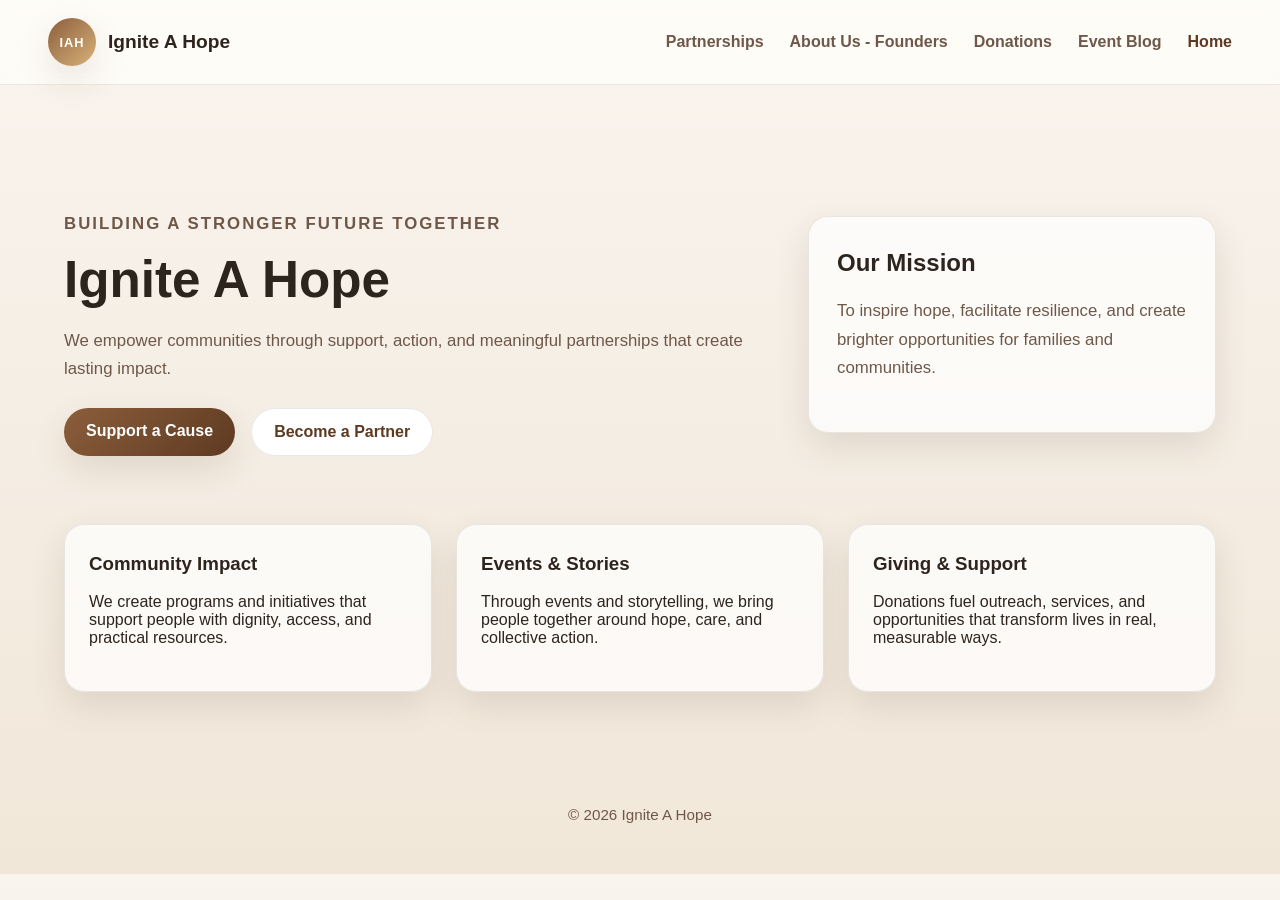
<file: index.html>
<!DOCTYPE html>
<html lang="en">
  <head>
    <meta charset="UTF-8" />
    <meta name="viewport" content="width=device-width, initial-scale=1.0" />
    <title>Ignite A Hope | Home</title>
    <link rel="stylesheet" href="styles.css" />
  </head>
  <body>
    <header class="site-header">
      <a href="index.html" class="logo" aria-label="Ignite A Hope home page">
        <span class="logo-mark">IAH</span>
        <span class="logo-text">Ignite A Hope</span>
      </a>

      <nav class="main-nav" aria-label="Main navigation">
        <ul class="nav-menu">
          <li><a href="index.html" class="active">Home</a></li>
          <li><a href="event_blog.html">Event Blog</a></li>
          <li><a href="donations.html">Donations</a></li>
          <li><a href="about.html">About Us - Founders</a></li>
          <li><a href="partnerships.html">Partnerships</a></li>
        </ul>
      </nav>
    </header>

    <main>
      <section class="hero">
        <div class="hero-content">
          <p class="eyebrow">Building a stronger future together</p>
          <h1>Ignite A Hope</h1>
          <p>
            We empower communities through support, action, and meaningful
            partnerships that create lasting impact.
          </p>
          <div class="cta-row">
            <a href="donations.html" class="btn primary">Support a Cause</a>
            <a href="partnerships.html" class="btn secondary">Become a Partner</a>
          </div>
        </div>

        <div class="hero-card">
          <h2>Our Mission</h2>
          <p>
            To inspire hope, facilitate resilience, and create brighter
            opportunities for families and communities.
          </p>
        </div>
      </section>

      <section class="info-grid">
        <article class="info-card">
          <h3>Community Impact</h3>
          <p>
            We create programs and initiatives that support people with dignity,
            access, and practical resources.
          </p>
        </article>

        <article class="info-card">
          <h3>Events & Stories</h3>
          <p>
            Through events and storytelling, we bring people together around hope,
            care, and collective action.
          </p>
        </article>

        <article class="info-card">
          <h3>Giving & Support</h3>
          <p>
            Donations fuel outreach, services, and opportunities that transform
            lives in real, measurable ways.
          </p>
        </article>
      </section>
    </main>

    <footer class="site-footer">
      <p>© 2026 Ignite A Hope</p>
    </footer>
  </body>
</html>
</file>
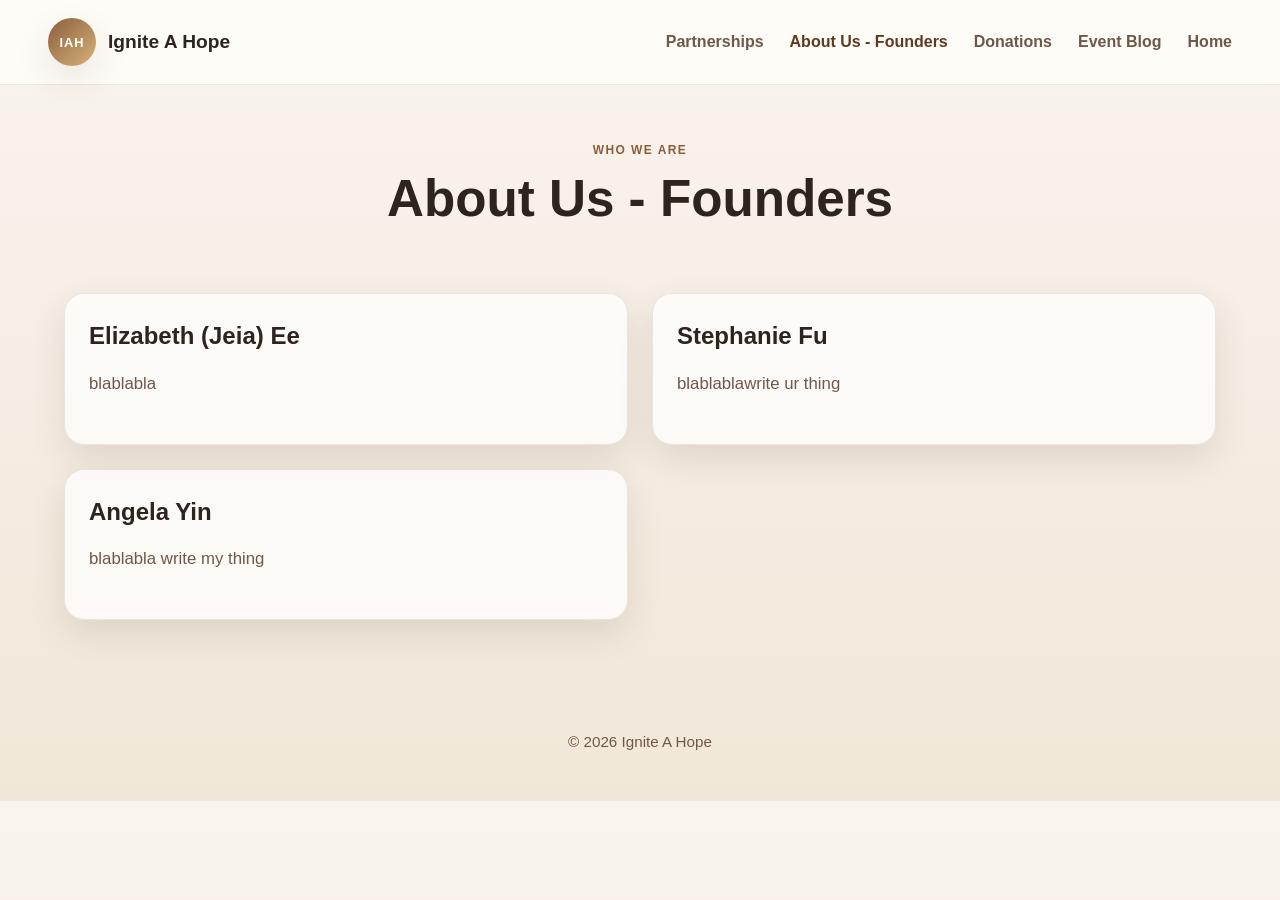
<file: about.html>
<!DOCTYPE html>
<html lang="en">
  <head>
    <meta charset="UTF-8" />
    <meta name="viewport" content="width=device-width, initial-scale=1.0" />
    <title>Ignite A Hope | About Us - Founders</title>
    <link rel="stylesheet" href="styles.css" />
  </head>
  <body>
    <header class="site-header">
      <a href="index.html" class="logo" aria-label="Ignite A Hope home page">
        <span class="logo-mark">IAH</span>
        <span class="logo-text">Ignite A Hope</span>
      </a>

      <nav class="main-nav" aria-label="Main navigation">
        <ul class="nav-menu">
          <li><a href="index.html">Home</a></li>
          <li><a href="event_blog.html">Event Blog</a></li>
          <li><a href="donations.html">Donations</a></li>
          <li><a href="about.html" class="active">About Us - Founders</a></li>
          <li><a href="partnerships.html">Partnerships</a></li>
        </ul>
      </nav>
    </header>

    <main class="page-shell">
      <section class="page-banner">
        <p class="eyebrow">Who we are</p>
        <h1>About Us - Founders</h1>
      </section>

      <section class="founder-grid">
        <article class="founder-card">
          <h2>Elizabeth (Jeia) Ee</h2>
          <p>
            blablabla
          </p>
        </article>

        <article class="founder-card">
          <h2>Stephanie Fu</h2>
          <p>
            blablablawrite ur thing
          </p>
        </article>

        <article class="founder-card">
          <h2>Angela Yin</h2>
          <p>
            blablabla write my thing
          </p>
        </article>
      </section>
    </main>

    <footer class="site-footer">
      <p>© 2026 Ignite A Hope</p>
    </footer>
  </body>
</html>
</file>
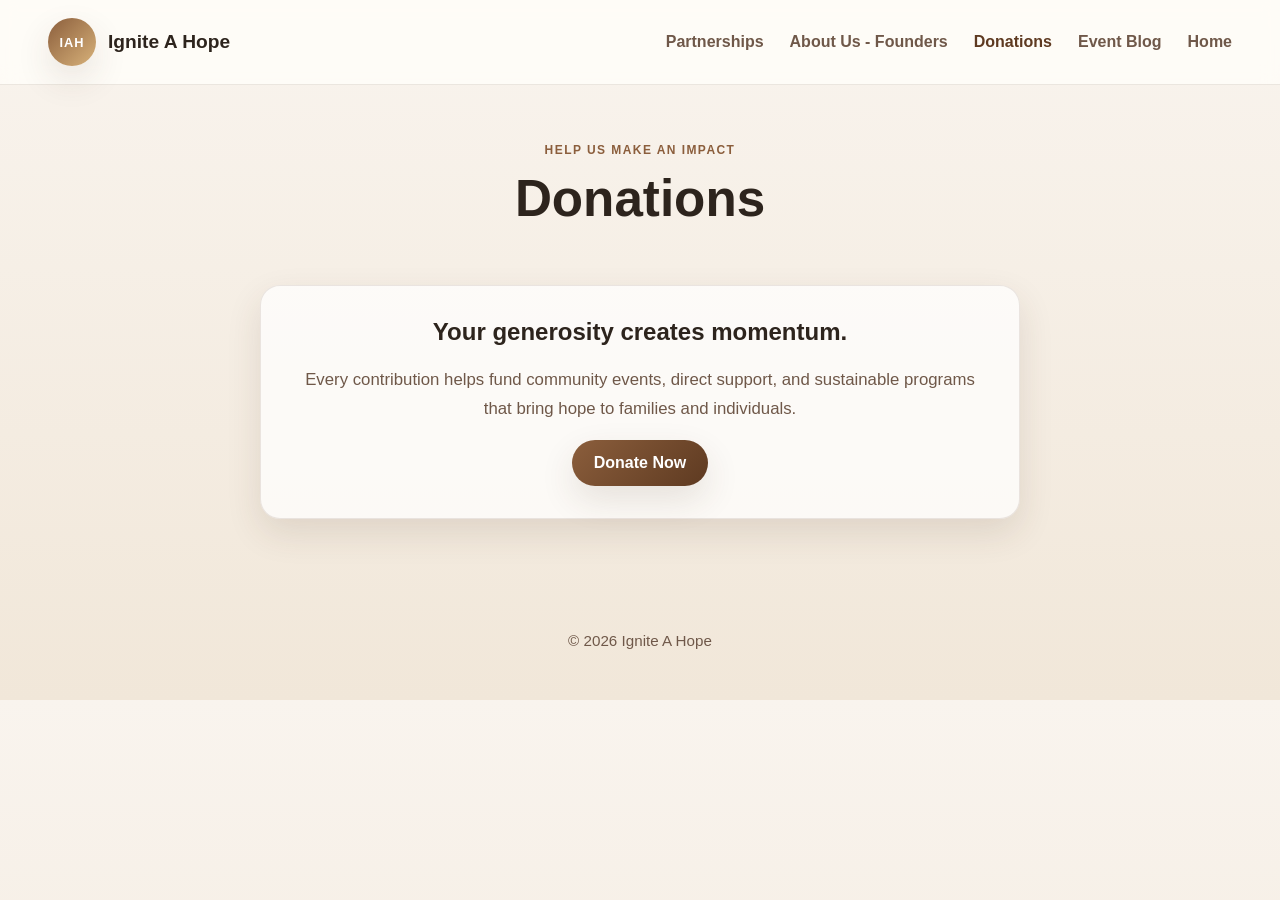
<file: donations.html>
<!DOCTYPE html>
<html lang="en">
  <head>
    <meta charset="UTF-8" />
    <meta name="viewport" content="width=device-width, initial-scale=1.0" />
    <title>Ignite A Hope | Donations</title>
    <link rel="stylesheet" href="styles.css" />
  </head>
  <body>
    <header class="site-header">
      <a href="index.html" class="logo" aria-label="Ignite A Hope home page">
        <span class="logo-mark">IAH</span>
        <span class="logo-text">Ignite A Hope</span>
      </a>

      <nav class="main-nav" aria-label="Main navigation">
        <ul class="nav-menu">
          <li><a href="index.html">Home</a></li>
          <li><a href="event_blog.html">Event Blog</a></li>
          <li><a href="donations.html" class="active">Donations</a></li>
          <li><a href="about.html">About Us - Founders</a></li>
          <li><a href="partnerships.html">Partnerships</a></li>
        </ul>
      </nav>
    </header>

    <main class="page-shell">
      <section class="page-banner">
        <p class="eyebrow">Help us make an impact</p>
        <h1>Donations</h1>
      </section>

      <section class="donation-box">
        <h2>Your generosity creates momentum.</h2>
        <p>
          Every contribution helps fund community events, direct support, and
          sustainable programs that bring hope to families and individuals.
        </p>
        <a href="index.html" class="btn primary">Donate Now</a>
      </section>
    </main>

    <footer class="site-footer">
      <p>© 2026 Ignite A Hope</p>
    </footer>
  </body>
</html>
</file>
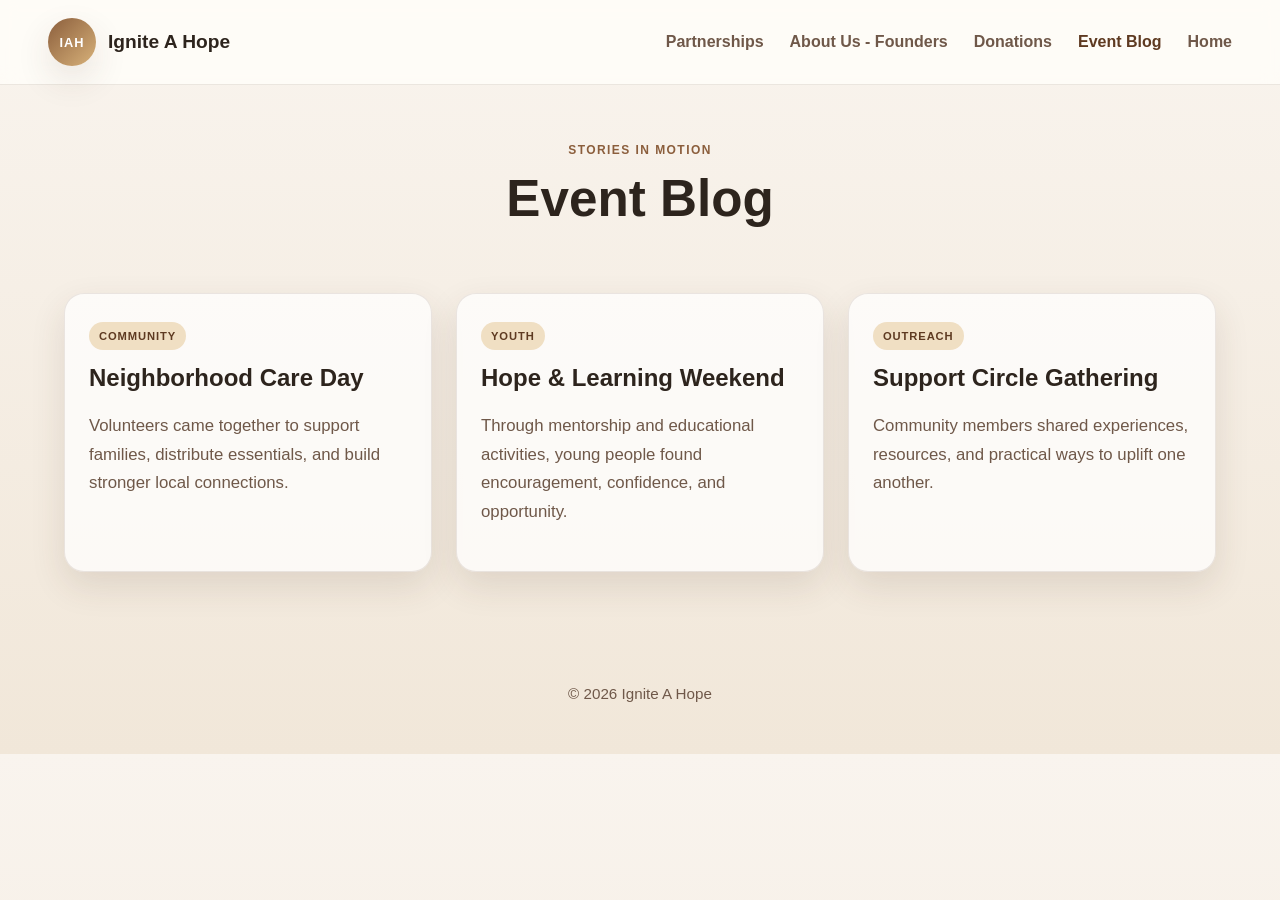
<file: event_blog.html>
<!DOCTYPE html>
<html lang="en">
  <head>
    <meta charset="UTF-8" />
    <meta name="viewport" content="width=device-width, initial-scale=1.0" />
    <title>Ignite A Hope | Event Blog</title>
    <link rel="stylesheet" href="styles.css" />
  </head>
  <body>
    <header class="site-header">
      <a href="index.html" class="logo" aria-label="Ignite A Hope home page">
        <span class="logo-mark">IAH</span>
        <span class="logo-text">Ignite A Hope</span>
      </a>

      <nav class="main-nav" aria-label="Main navigation">
        <ul class="nav-menu">
          <li><a href="index.html">Home</a></li>
          <li><a href="event_blog.html" class="active">Event Blog</a></li>
          <li><a href="donations.html">Donations</a></li>
          <li><a href="about.html">About Us - Founders</a></li>
          <li><a href="partnerships.html">Partnerships</a></li>
        </ul>
      </nav>
    </header>

    <main class="page-shell">
      <section class="page-banner">
        <p class="eyebrow">Stories in motion</p>
        <h1>Event Blog</h1>
      </section>

      <section class="content-grid">
        <article class="story-card">
          <span class="tag">Community</span>
          <h2>Neighborhood Care Day</h2>
          <p>
            Volunteers came together to support families, distribute essentials,
            and build stronger local connections.
          </p>
        </article>

        <article class="story-card">
          <span class="tag">Youth</span>
          <h2>Hope & Learning Weekend</h2>
          <p>
            Through mentorship and educational activities, young people found
            encouragement, confidence, and opportunity.
          </p>
        </article>

        <article class="story-card">
          <span class="tag">Outreach</span>
          <h2>Support Circle Gathering</h2>
          <p>
            Community members shared experiences, resources, and practical ways to
            uplift one another.
          </p>
        </article>
      </section>
    </main>

    <footer class="site-footer">
      <p>© 2026 Ignite A Hope</p>
    </footer>
  </body>
</html>
</file>
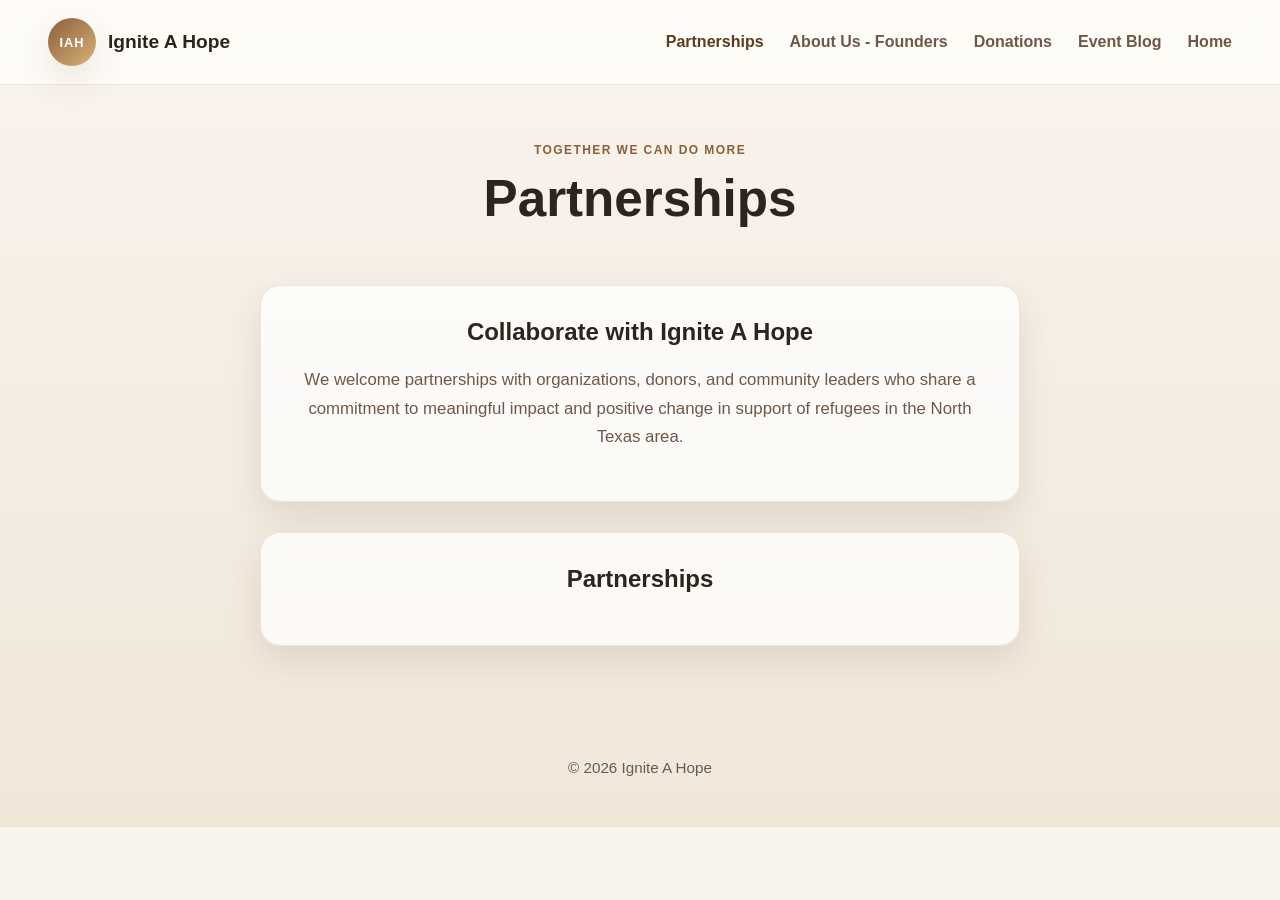
<file: partnerships.html>
<!DOCTYPE html>
<html lang="en">
  <head>
    <meta charset="UTF-8" />
    <meta name="viewport" content="width=device-width, initial-scale=1.0" />
    <title>Ignite A Hope | Partnerships</title>
    <link rel="stylesheet" href="styles.css" />
  </head>
  <body>
    <header class="site-header">
      <a href="index.html" class="logo" aria-label="Ignite A Hope home page">
        <span class="logo-mark">IAH</span>
        <span class="logo-text">Ignite A Hope</span>
      </a>

      <nav class="main-nav" aria-label="Main navigation">
        <ul class="nav-menu">
          <li><a href="index.html">Home</a></li>
          <li><a href="event_blog.html">Event Blog</a></li>
          <li><a href="donations.html">Donations</a></li>
          <li><a href="about.html">About Us - Founders</a></li>
          <li><a href="partnerships.html" class="active">Partnerships</a></li>
        </ul>
      </nav>
    </header>

    <main class="page-shell">
      <section class="page-banner">
        <p class="eyebrow">Together we can do more</p>
        <h1>Partnerships</h1>
      </section>

      <section class="partner-box">
        <h2>Collaborate with Ignite A Hope</h2>
        <p>
          We welcome partnerships with organizations, donors, and community leaders who share a commitment to meaningful impact and positive change in support of refugees in the North Texas area.
        </p>
      </section>

      <section class="partner-box">
        <h2>Partnerships</h2>
        
        <img>
      </section>
    </main>

    <footer class="site-footer">
      <p>© 2026 Ignite A Hope</p>
    </footer>
  </body>
</html>
</file>
<file: styles.css>
:root {
  --bg: #f5f1e8;
  --panel: #fffdf8;
  --primary: #8b5e3c;
  --primary-dark: #5e3a21;
  --accent: #d8b27a;
  --text: #2d241d;
  --muted: #6f5849;
  --border: rgba(96, 67, 49, 0.12);
  --shadow: 0 14px 35px rgba(70, 47, 32, 0.12);
}

* {
  box-sizing: border-box;
}

html {
  scroll-behavior: smooth;
}

body {
  margin: 0;
  font-family: Arial, Helvetica, sans-serif;
  background: linear-gradient(180deg, #f9f4ee 0%, #f1e7d9 100%);
  color: var(--text);
}

img {
  max-width: 100%;
  display: block;
}

.site-header {
  display: flex;
  align-items: center;
  justify-content: space-between;
  background: rgba(255, 253, 248, 0.86);
  backdrop-filter: blur(8px);
  border-bottom: 1px solid var(--border);
  padding: 18px 48px;
  position: sticky;
  top: 0;
  z-index: 10;
}

.logo {
  display: inline-flex;
  align-items: center;
  gap: 12px;
  text-decoration: none;
  color: var(--text);
  font-weight: 700;
}

.logo-mark {
  display: inline-flex;
  align-items: center;
  justify-content: center;
  width: 48px;
  height: 48px;
  background: linear-gradient(135deg, var(--primary) 0%, var(--accent) 100%);
  color: white;
  border-radius: 50%;
  box-shadow: var(--shadow);
  font-size: 0.8rem;
  letter-spacing: 0.08em;
}

.logo-text {
  font-size: 1.2rem;
}

.main-nav {
  display: flex;
  justify-content: flex-end;
  flex: 1;
}

.nav-menu {
  list-style: none;
  display: flex;
  align-items: center;
  gap: 26px;
  margin: 0;
  padding: 0;
  direction: rtl;
}

.nav-menu li {
  display: inline-block;
}

.nav-menu a {
  text-decoration: none;
  color: var(--muted);
  font-weight: 600;
  transition: color 0.2s ease;
}

.nav-menu a:hover,
.nav-menu a.active {
  color: var(--primary-dark);
}

main {
  max-width: 1200px;
  margin: 0 auto;
  padding: 48px 24px 72px;
}

.hero {
  display: grid;
  grid-template-columns: 1.4fr 0.8fr;
  align-items: center;
  gap: 30px;
  padding: 60px 0 30px;
}

.eyebrow {
  text-transform: uppercase;
  letter-spacing: 0.12em;
  font-size: 0.75rem;
  font-weight: 700;
  color: var(--primary);
  margin-bottom: 14px;
}

.hero-content h1,
.page-banner h1 {
  margin: 0 0 18px;
  font-size: clamp(2.4rem, 4vw, 4rem);
  line-height: 1.1;
  color: var(--text);
}

.hero-content p,
.story-card p,
.donation-box p,
.founder-card p,
.partner-box p,
.hero-card p {
  color: var(--muted);
  font-size: 1.05rem;
  line-height: 1.7;
}

.cta-row {
  display: flex;
  gap: 16px;
  margin-top: 24px;
  flex-wrap: wrap;
}

.btn {
  display: inline-block;
  padding: 14px 22px;
  border-radius: 999px;
  text-decoration: none;
  font-weight: 700;
  transition: transform 0.2s ease, box-shadow 0.2s ease;
}

.btn:hover {
  transform: translateY(-2px);
}

.btn.primary {
  background: linear-gradient(135deg, var(--primary) 0%, var(--primary-dark) 100%);
  color: #fff;
  box-shadow: var(--shadow);
}

.btn.secondary {
  background: #fff;
  color: var(--primary-dark);
  border: 1px solid var(--border);
}

.hero-card,
.info-card,
.story-card,
.donation-box,
.founder-card,
.partner-box {
  background: rgba(255, 255, 255, 0.72);
  border: 1px solid var(--border);
  border-radius: 20px;
  box-shadow: var(--shadow);
}

.hero-card {
  padding: 32px 28px;
}

.hero-card h2,
.info-card h3,
.story-card h2,
.donation-box h2,
.founder-card h2,
.partner-box h2 {
  margin-top: 0;
  color: var(--text);
}

.info-grid,
.content-grid,
.founder-grid {
  display: grid;
  grid-template-columns: repeat(3, minmax(0, 1fr));
  gap: 24px;
  margin-top: 38px;
}

.info-card,
.story-card,
.founder-card {
  padding: 28px 24px;
}

.tag {
  display: inline-block;
  background: #f0dfc3;
  color: var(--primary-dark);
  font-size: 0.7rem;
  font-weight: 700;
  letter-spacing: 0.08em;
  text-transform: uppercase;
  border-radius: 999px;
  padding: 8px 10px;
  margin-bottom: 14px;
}

.page-shell {
  padding-top: 16px;
}

.page-banner {
  text-align: center;
  padding: 30px 0 10px;
}

.donation-box,
.partner-box {
  max-width: 760px;
  margin: 30px auto 0;
  padding: 32px 28px;
  text-align: center;
}

.founder-grid {
  grid-template-columns: repeat(2, minmax(0, 1fr));
}

.site-footer {
  text-align: center;
  padding: 26px 16px 36px;
  color: var(--muted);
  font-size: 0.95rem;
}

@media (max-width: 900px) {
  .site-header {
    flex-direction: column;
    gap: 18px;
    padding: 18px 20px;
  }

  .nav-menu {
    justify-content: center;
    flex-wrap: wrap;
    direction: ltr;
  }

  .hero,
  .info-grid,
  .content-grid,
  .founder-grid {
    grid-template-columns: 1fr;
  }
}

@media (max-width: 600px) {
  .logo {
    flex-direction: column;
    text-align: center;
  }

  .nav-menu {
    gap: 12px 18px;
  }

  main {
    padding-inline: 16px;
  }
}
</file>
